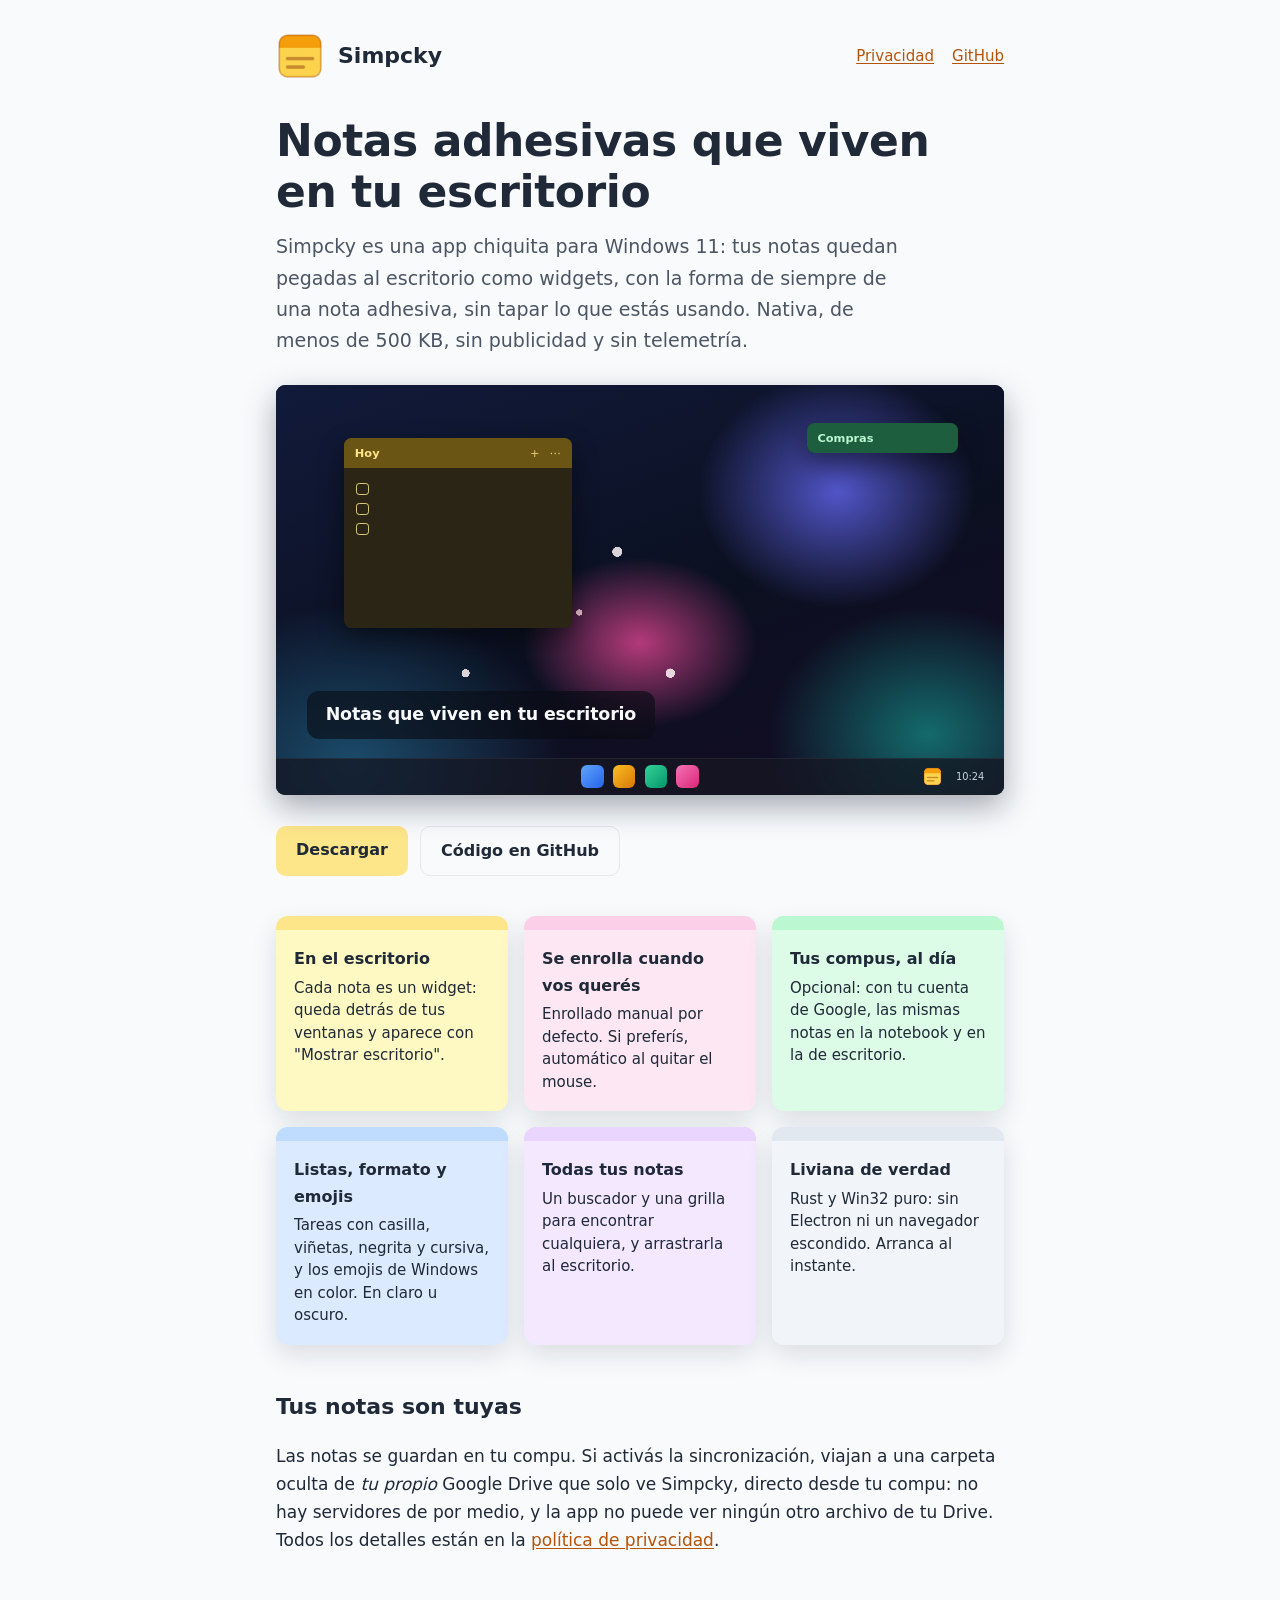
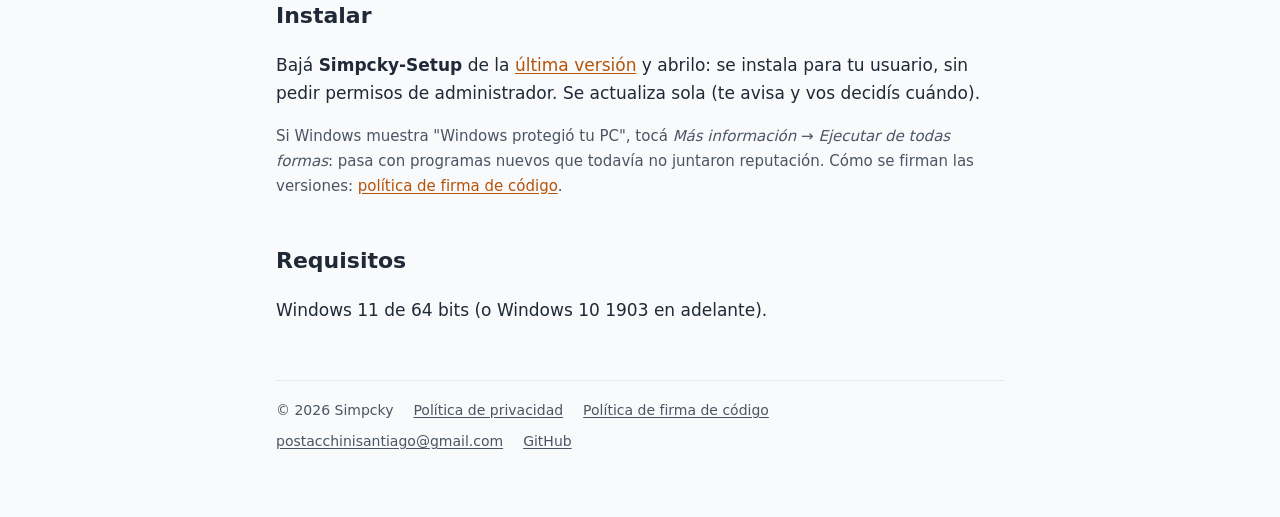
<file: docs/index.html>
<!doctype html>
<html lang="es">
<head>
<meta charset="utf-8">
<meta name="viewport" content="width=device-width, initial-scale=1">
<title>Simpcky — notas adhesivas para el escritorio de Windows</title>
<meta name="description" content="Notas adhesivas ultraligeras que viven en el escritorio de Windows 11, con sincronización opcional entre compus a través de tu Google Drive.">
<link rel="icon" type="image/png" href="assets/favicon.png">
<link rel="stylesheet" href="assets/estilo.css">
<link rel="stylesheet" href="assets/trailer.css">
</head>
<body>
<div class="wrap">

  <header class="site">
    <img src="assets/icono.png" alt="" width="48" height="48">
    <a class="brand" href="./">Simpcky</a>
    <nav>
      <a href="privacidad.html">Privacidad</a>
      <a data-gh="" href="https://github.com/">GitHub</a>
    </nav>
  </header>

  <main>
    <h1>Notas adhesivas que viven en tu escritorio</h1>
    <p class="lead">
      Simpcky es una app chiquita para Windows 11: tus notas quedan pegadas
      al escritorio como widgets, con la forma de siempre de una nota
      adhesiva, sin tapar lo que estás usando. Nativa, de menos de 500&nbsp;KB,
      sin publicidad y sin telemetría.
    </p>

    <figure class="trailer" role="img" aria-label="Tráiler de Simpcky, 15 segundos: una nota en el escritorio con una lista de tareas, formato y emojis; las notas se vuelven translúcidas, se enrollan solas y la que se abre pasa adelante; con Ctrl+Alt+N una nota aparece encima de otra aplicación.">
      <div class="stage" aria-hidden="true">
        <div class="wall"></div>

        <div class="n grn" id="t-n3"><div class="bar"><span>Compras</span></div></div>

        <div class="n" id="t-n1">
          <div class="bar"><span data-type="0.75 0.3">Hoy</span><span class="btns"><span>+</span><span>⋯</span></span></div>
          <div class="body">
            <p class="row r1"><i class="cb"></i><span class="txt" data-type="1.05 0.55">Llamar a Ana</span></p>
            <p class="row r2"><i class="cb"></i><span data-type="1.65 0.4">Pagar la </span><span class="w-luz" data-type="2.05 0.2">luz</span></p>
            <p class="row r3"><i class="cb"></i><span data-type="2.3 0.55">Comprar café</span><span class="emo">☕</span></p>
            <p class="row later"><span class="dot">•</span><span data-type="5.3 0.5">Turno con el dentista</span></p>
          </div>
        </div>

        <div class="n vio" id="t-n2">
          <div class="bar"><span>Ideas</span><span class="btns"><span>+</span><span>⋯</span></span></div>
          <div class="body">
            <p class="row"><span class="dot">•</span><span data-type="6.7 0.6">Tráiler de 15 segundos</span></p>
            <p class="row"><span class="dot">•</span><span data-type="7.3 0.5">Mostrar el vidrio ✨</span></p>
          </div>
        </div>

        <div class="appwin">
          <div class="top"><i></i><i></i><i></i><span>Correo — Bandeja de entrada</span></div>
          <div class="side"><b></b><b></b><b></b><b></b><b></b></div>
          <div class="main"><b></b><b></b><b></b><b></b><b></b><b></b><b></b></div>
        </div>

        <div class="fmt"><b>B</b><b>I</b><b>U</b><b>S</b></div>

        <div class="keys"><kbd>Ctrl</kbd><span>+</span><kbd>Alt</kbd><span>+</span><kbd>N</kbd></div>
        <div class="picker">
          <div class="q"><i class="lupa"></i><span class="typed" data-type="11.4 0.25">id</span></div>
          <div class="list">
            <div class="pr sel"><i style="background:#6b5514"></i><div><strong>Hoy</strong><small>Llamar a Ana · Pagar la luz</small></div></div>
            <div class="pr pr-ideas"><i style="background:#52307f"></i><div><strong>Ideas</strong><small>Tráiler de 15 segundos</small></div></div>
            <div class="pr"><i style="background:#1d5e3e"></i><div><strong>Compras</strong><small>Pan · Leche · Café</small></div></div>
          </div>
        </div>

        <div class="taskbar"><i></i><i></i><i></i><i></i><div class="tray"><img src="assets/icono.png" alt=""><span>10:24</span></div></div>

        <div class="cap k1">Notas que viven en tu escritorio</div>
        <div class="cap k2">Listas, formato y emojis</div>
        <div class="cap k3">Translúcidas<small>con el mod Translucent Windows de Windhawk</small></div>
        <div class="cap k4">Se enrollan solas<small>y la que abrís pasa adelante</small></div>
        <div class="cap k5">Ctrl + Alt + N<small>cualquier nota, al frente</small></div>

        <div class="ripple r1"></div>
        <div class="cur"><svg viewBox="0 0 24 24"><path d="M3 2l15 11.5-6.6.9 3.9 7.6-2.9 1.4-3.8-7.7L3 20z" fill="#fff" stroke="#111" stroke-width="1.3" stroke-linejoin="round"/></svg></div>

        <div class="outro">
          <img src="assets/icono.png" alt="">
          <h3>Simpcky</h3>
          <p>Notas adhesivas para Windows 11</p>
          <ul><li>Gratis</li><li>Nativa, menos de 500 KB</li><li>Sin telemetría</li><li>Sincroniza con tu Drive</li></ul>
        </div>
        <div class="fade"></div>
      </div>
      <button class="toggle" type="button" aria-label="Pausar el tráiler"></button>
    </figure>

    <div class="actions">
      <a class="button" data-gh="/releases/latest" href="https://github.com/">Descargar</a>
      <a class="button secondary" data-gh="" href="https://github.com/">Código en GitHub</a>
    </div>

    <div class="grid">
      <div class="note"><div class="bar"></div><div class="body">
        <h3>En el escritorio</h3>
        <p>Cada nota es un widget: queda detrás de tus ventanas y aparece con "Mostrar escritorio".</p>
      </div></div>
      <div class="note pink"><div class="bar"></div><div class="body">
        <h3>Se enrolla cuando vos querés</h3>
        <p>Enrollado manual por defecto. Si preferís, automático al quitar el mouse.</p>
      </div></div>
      <div class="note green"><div class="bar"></div><div class="body">
        <h3>Tus compus, al día</h3>
        <p>Opcional: con tu cuenta de Google, las mismas notas en la notebook y en la de escritorio.</p>
      </div></div>
      <div class="note blue"><div class="bar"></div><div class="body">
        <h3>Listas, formato y emojis</h3>
        <p>Tareas con casilla, viñetas, negrita y cursiva, y los emojis de Windows en color. En claro u oscuro.</p>
      </div></div>
      <div class="note violet"><div class="bar"></div><div class="body">
        <h3>Todas tus notas</h3>
        <p>Un buscador y una grilla para encontrar cualquiera, y arrastrarla al escritorio.</p>
      </div></div>
      <div class="note slate"><div class="bar"></div><div class="body">
        <h3>Liviana de verdad</h3>
        <p>Rust y Win32 puro: sin Electron ni un navegador escondido. Arranca al instante.</p>
      </div></div>
    </div>

    <h2>Tus notas son tuyas</h2>
    <p>
      Las notas se guardan en tu compu. Si activás la sincronización, viajan
      a una carpeta oculta de <em>tu propio</em> Google Drive que solo ve
      Simpcky, directo desde tu compu: no hay servidores de por medio, y la
      app no puede ver ningún otro archivo de tu Drive.
      Todos los detalles están en la <a href="privacidad.html">política de privacidad</a>.
    </p>

    <h2>Instalar</h2>
    <p>
      Bajá <strong>Simpcky-Setup</strong> de la
      <a data-gh="/releases/latest" href="https://github.com/">última versión</a>
      y abrilo: se instala para tu usuario, sin pedir permisos de
      administrador. Se actualiza sola (te avisa y vos decidís cuándo).
    </p>
    <p class="meta">
      Si Windows muestra "Windows protegió tu PC", tocá <em>Más información</em> →
      <em>Ejecutar de todas formas</em>: pasa con programas nuevos que todavía
      no juntaron reputación. Cómo se firman las versiones:
      <a href="firma.html">política de firma de código</a>.
    </p>

    <h2>Requisitos</h2>
    <p>Windows 11 de 64 bits (o Windows 10 1903 en adelante).</p>
  </main>

  <footer class="site">
    <span>© 2026 Simpcky</span>
    <a href="privacidad.html">Política de privacidad</a>
    <a href="firma.html">Política de firma de código</a>
    <a href="mailto:postacchinisantiago@gmail.com">postacchinisantiago@gmail.com</a>
    <a data-gh="" href="https://github.com/">GitHub</a>
  </footer>

</div>
<script>
  // En GitHub Pages la dirección es USUARIO.github.io/simpcky/: de ahí
  // salen los enlaces al repositorio, sin escribir el usuario a mano.
  (function () {
    var m = /^([^.]+)\.github\.io$/.exec(location.hostname);
    if (!m) return;
    var repo = 'https://github.com/' + m[1] + '/' + (location.pathname.split('/')[1] || 'simpcky');
    document.querySelectorAll('[data-gh]').forEach(function (a) {
      a.href = repo + a.getAttribute('data-gh');
    });
  })();
</script>
<script src="assets/trailer.js"></script>
</body>
</html>
</file>
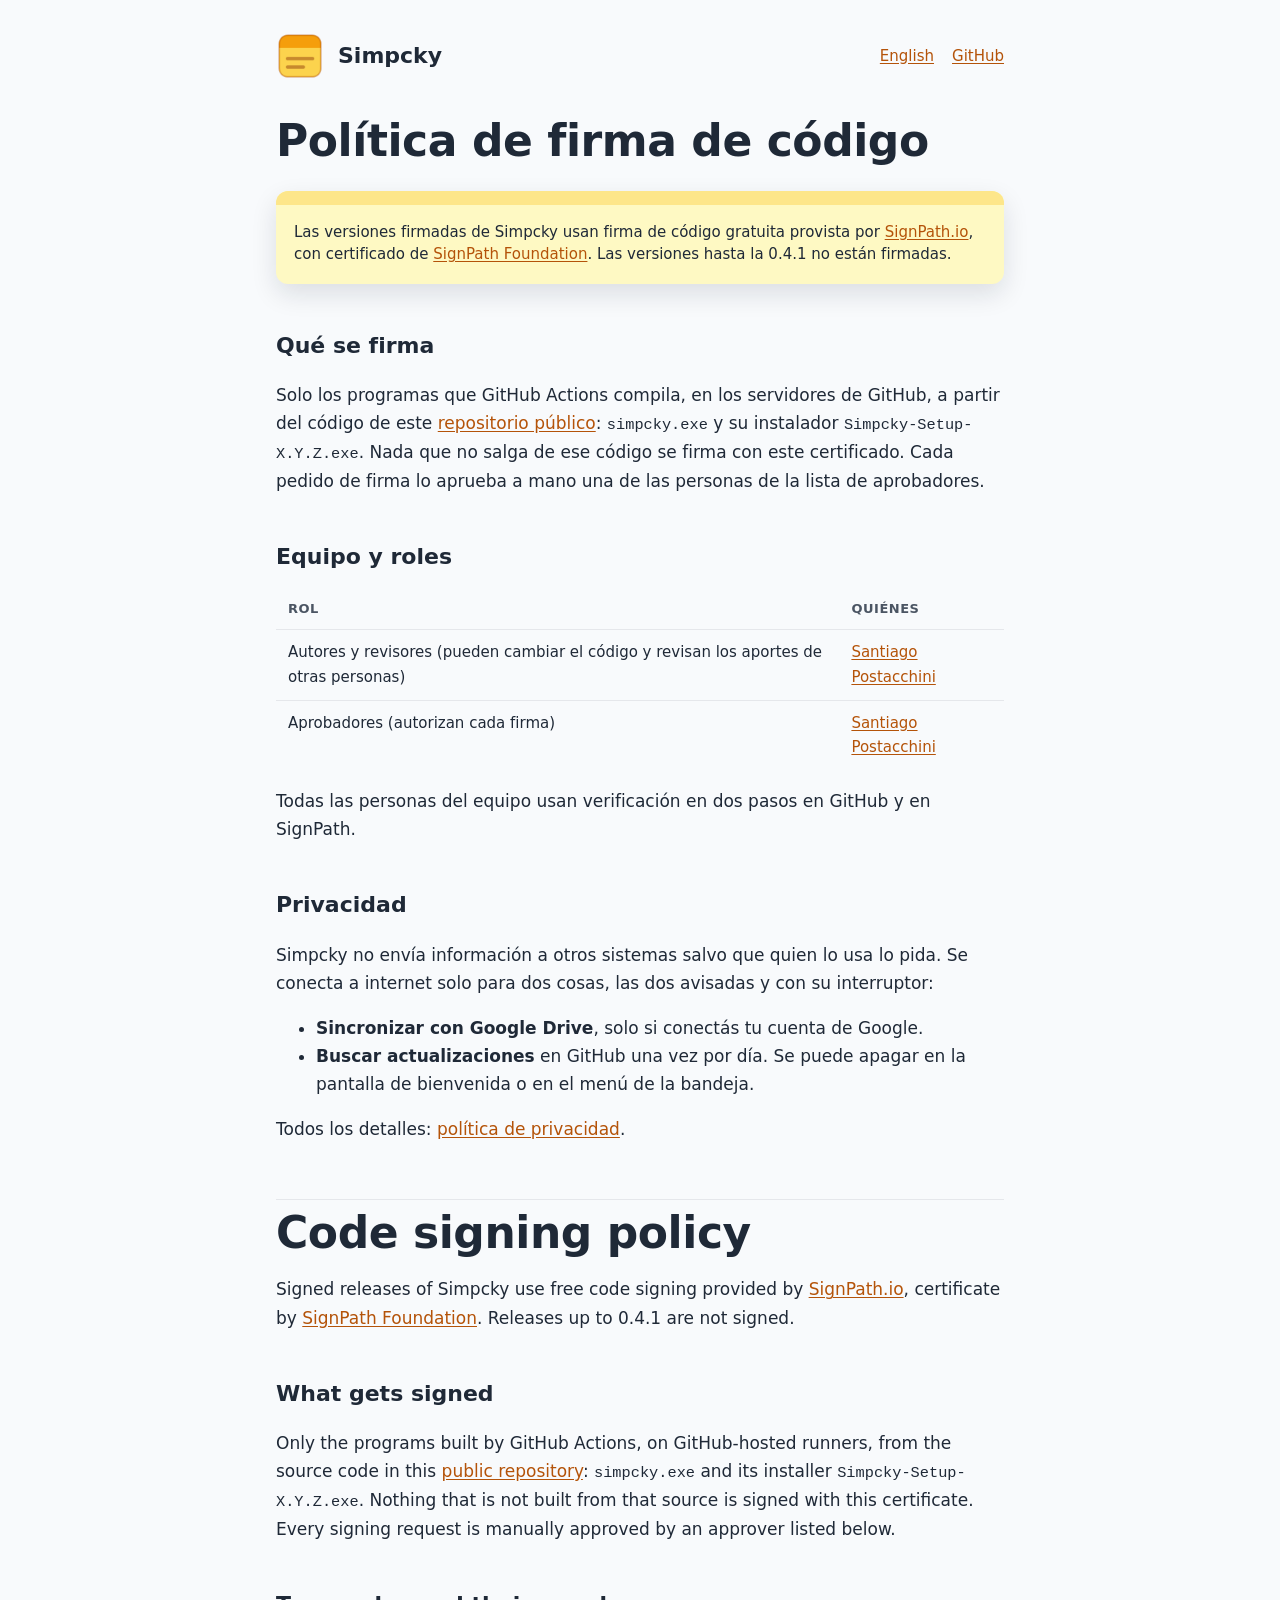
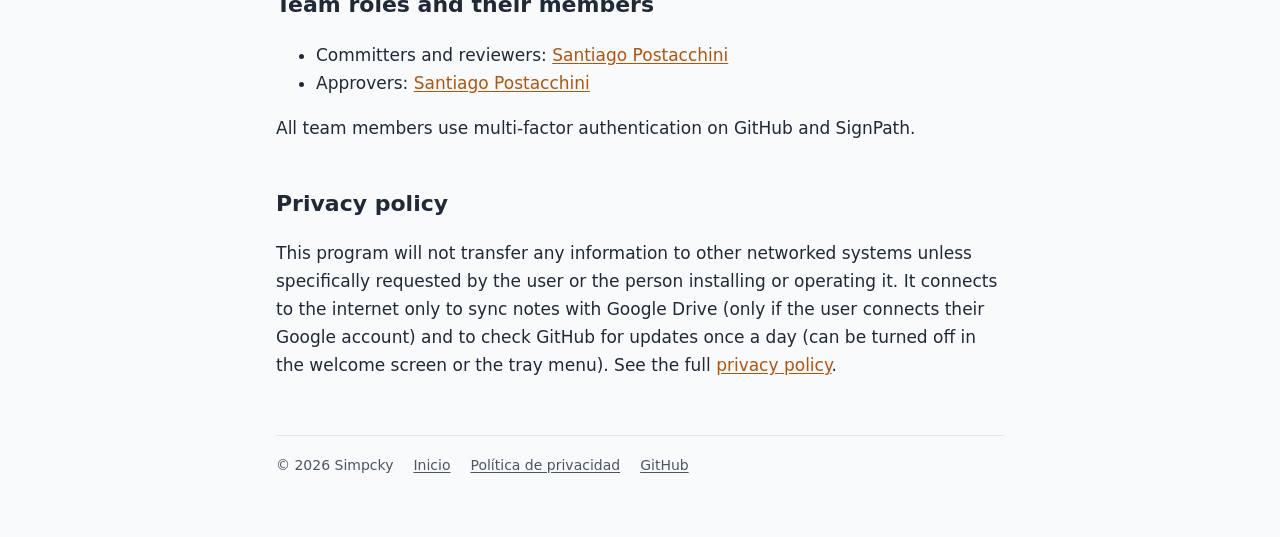
<file: docs/firma.html>
<!doctype html>
<html lang="es">
<head>
<meta charset="utf-8">
<meta name="viewport" content="width=device-width, initial-scale=1">
<title>Política de firma de código — Simpcky</title>
<meta name="description" content="Cómo se firman los programas de Simpcky, quién aprueba cada firma y a qué se conecta la app.">
<link rel="icon" type="image/png" href="assets/favicon.png">
<link rel="stylesheet" href="assets/estilo.css">
</head>
<body>
<div class="wrap">

  <header class="site">
    <img src="assets/icono.png" alt="" width="48" height="48">
    <a class="brand" href="./">Simpcky</a>
    <nav>
      <a href="#english">English</a>
      <a data-gh="" href="https://github.com/">GitHub</a>
    </nav>
  </header>

  <main>
    <h1>Política de firma de código</h1>

    <div class="note" style="margin: 24px 0 8px"><div class="bar"></div><div class="body">
      <p>
        Las versiones firmadas de Simpcky usan firma de código gratuita
        provista por <a href="https://about.signpath.io/">SignPath.io</a>,
        con certificado de <a href="https://signpath.org/">SignPath Foundation</a>.
        Las versiones hasta la 0.4.1 no están firmadas.
      </p>
    </div></div>

    <h2>Qué se firma</h2>
    <p>
      Solo los programas que GitHub Actions compila, en los servidores de
      GitHub, a partir del código de este
      <a data-gh="" href="https://github.com/">repositorio público</a>:
      <code>simpcky.exe</code> y su instalador <code>Simpcky-Setup-X.Y.Z.exe</code>.
      Nada que no salga de ese código se firma con este certificado. Cada
      pedido de firma lo aprueba a mano una de las personas de la lista de
      aprobadores.
    </p>

    <h2>Equipo y roles</h2>
    <table>
      <thead><tr><th>Rol</th><th>Quiénes</th></tr></thead>
      <tbody>
        <tr><td>Autores y revisores (pueden cambiar el código y revisan los aportes de otras personas)</td><td><a href="https://github.com/santiagoPostacchini">Santiago Postacchini</a></td></tr>
        <tr><td>Aprobadores (autorizan cada firma)</td><td><a href="https://github.com/santiagoPostacchini">Santiago Postacchini</a></td></tr>
      </tbody>
    </table>
    <p>Todas las personas del equipo usan verificación en dos pasos en GitHub y en SignPath.</p>

    <h2>Privacidad</h2>
    <p>
      Simpcky no envía información a otros sistemas salvo que quien lo usa
      lo pida. Se conecta a internet solo para dos cosas, las dos
      avisadas y con su interruptor:
    </p>
    <ul>
      <li><strong>Sincronizar con Google Drive</strong>, solo si conectás tu cuenta de Google.</li>
      <li><strong>Buscar actualizaciones</strong> en GitHub una vez por día. Se puede apagar en la pantalla de bienvenida o en el menú de la bandeja.</li>
    </ul>
    <p>Todos los detalles: <a href="privacidad.html">política de privacidad</a>.</p>

    <hr style="border: none; border-top: 1px solid var(--line); margin: 56px 0 8px">

    <section id="english" lang="en">
      <h1>Code signing policy</h1>
      <p>
        Signed releases of Simpcky use free code signing provided by
        <a href="https://about.signpath.io/">SignPath.io</a>, certificate by
        <a href="https://signpath.org/">SignPath Foundation</a>.
        Releases up to 0.4.1 are not signed.
      </p>

      <h2>What gets signed</h2>
      <p>
        Only the programs built by GitHub Actions, on GitHub-hosted runners,
        from the source code in this
        <a data-gh="" href="https://github.com/">public repository</a>:
        <code>simpcky.exe</code> and its installer
        <code>Simpcky-Setup-X.Y.Z.exe</code>. Nothing that is not built from
        that source is signed with this certificate. Every signing request is
        manually approved by an approver listed below.
      </p>

      <h2>Team roles and their members</h2>
      <ul>
        <li>Committers and reviewers: <a href="https://github.com/santiagoPostacchini">Santiago Postacchini</a></li>
        <li>Approvers: <a href="https://github.com/santiagoPostacchini">Santiago Postacchini</a></li>
      </ul>
      <p>All team members use multi-factor authentication on GitHub and SignPath.</p>

      <h2>Privacy policy</h2>
      <p>
        This program will not transfer any information to other networked
        systems unless specifically requested by the user or the person
        installing or operating it. It connects to the internet only to
        sync notes with Google Drive (only if the user connects their Google
        account) and to check GitHub for updates once a day (can be turned off
        in the welcome screen or the tray menu). See the full
        <a href="privacidad.html#english">privacy policy</a>.
      </p>
    </section>
  </main>

  <footer class="site">
    <span>© 2026 Simpcky</span>
    <a href="./">Inicio</a>
    <a href="privacidad.html">Política de privacidad</a>
    <a data-gh="" href="https://github.com/">GitHub</a>
  </footer>

</div>
<script>
  // Enlaces al repositorio a partir de USUARIO.github.io (ver index.html).
  (function () {
    var m = /^([^.]+)\.github\.io$/.exec(location.hostname);
    if (!m) return;
    var repo = 'https://github.com/' + m[1] + '/' + (location.pathname.split('/')[1] || 'simpcky');
    document.querySelectorAll('[data-gh]').forEach(function (a) {
      a.href = repo + a.getAttribute('data-gh');
    });
  })();
</script>
</body>
</html>
</file>
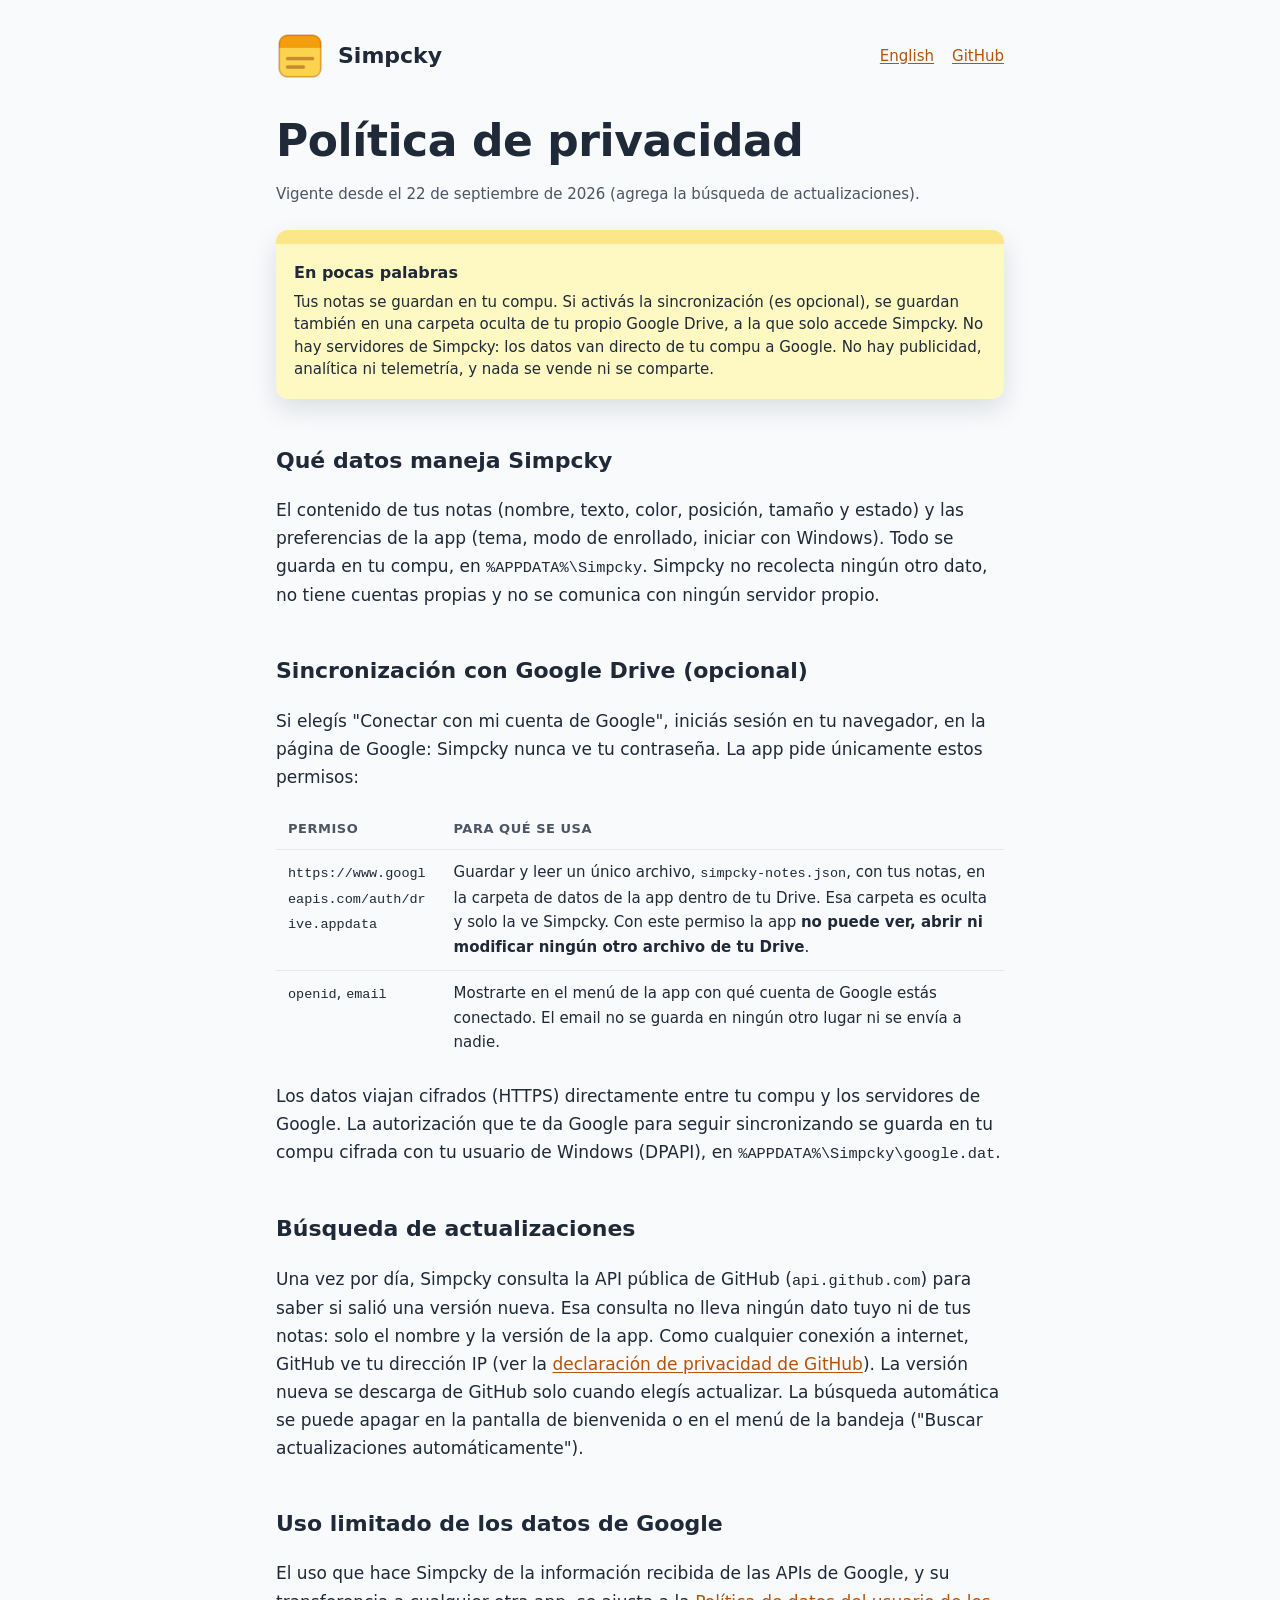
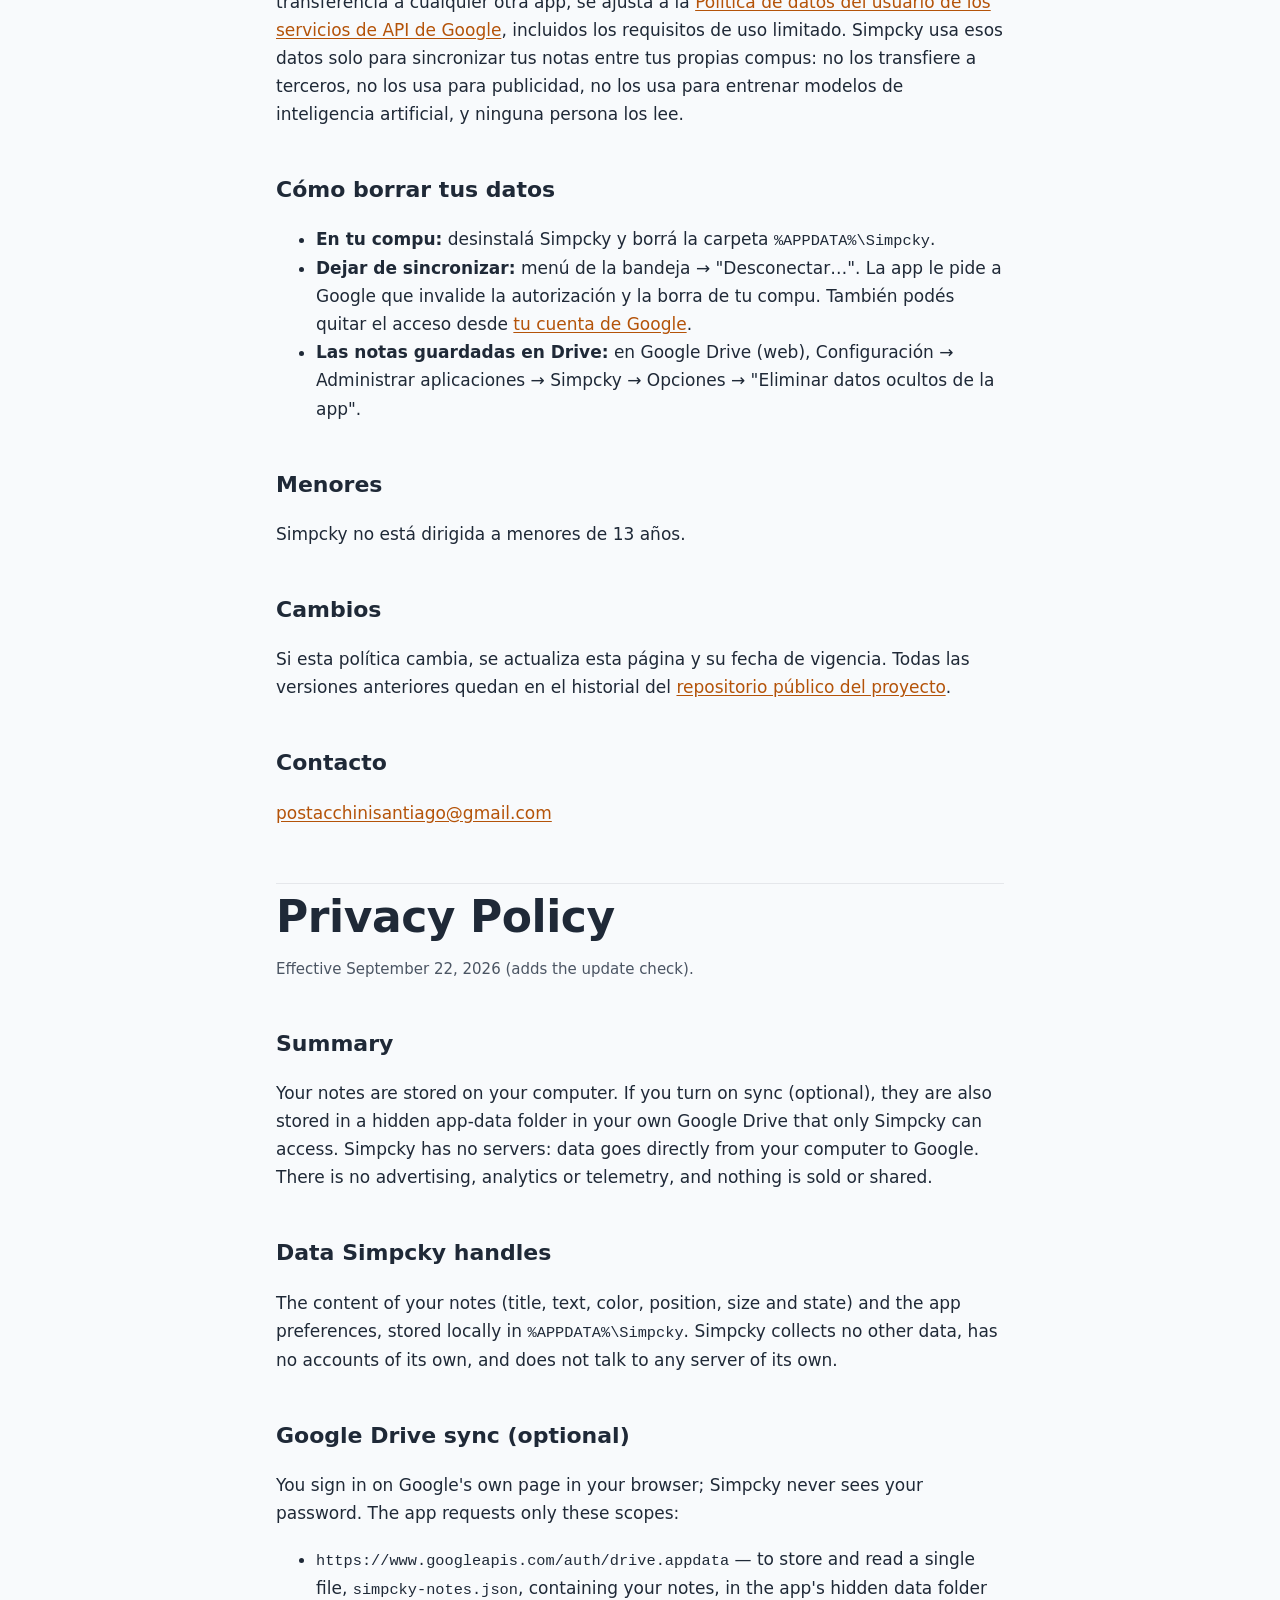
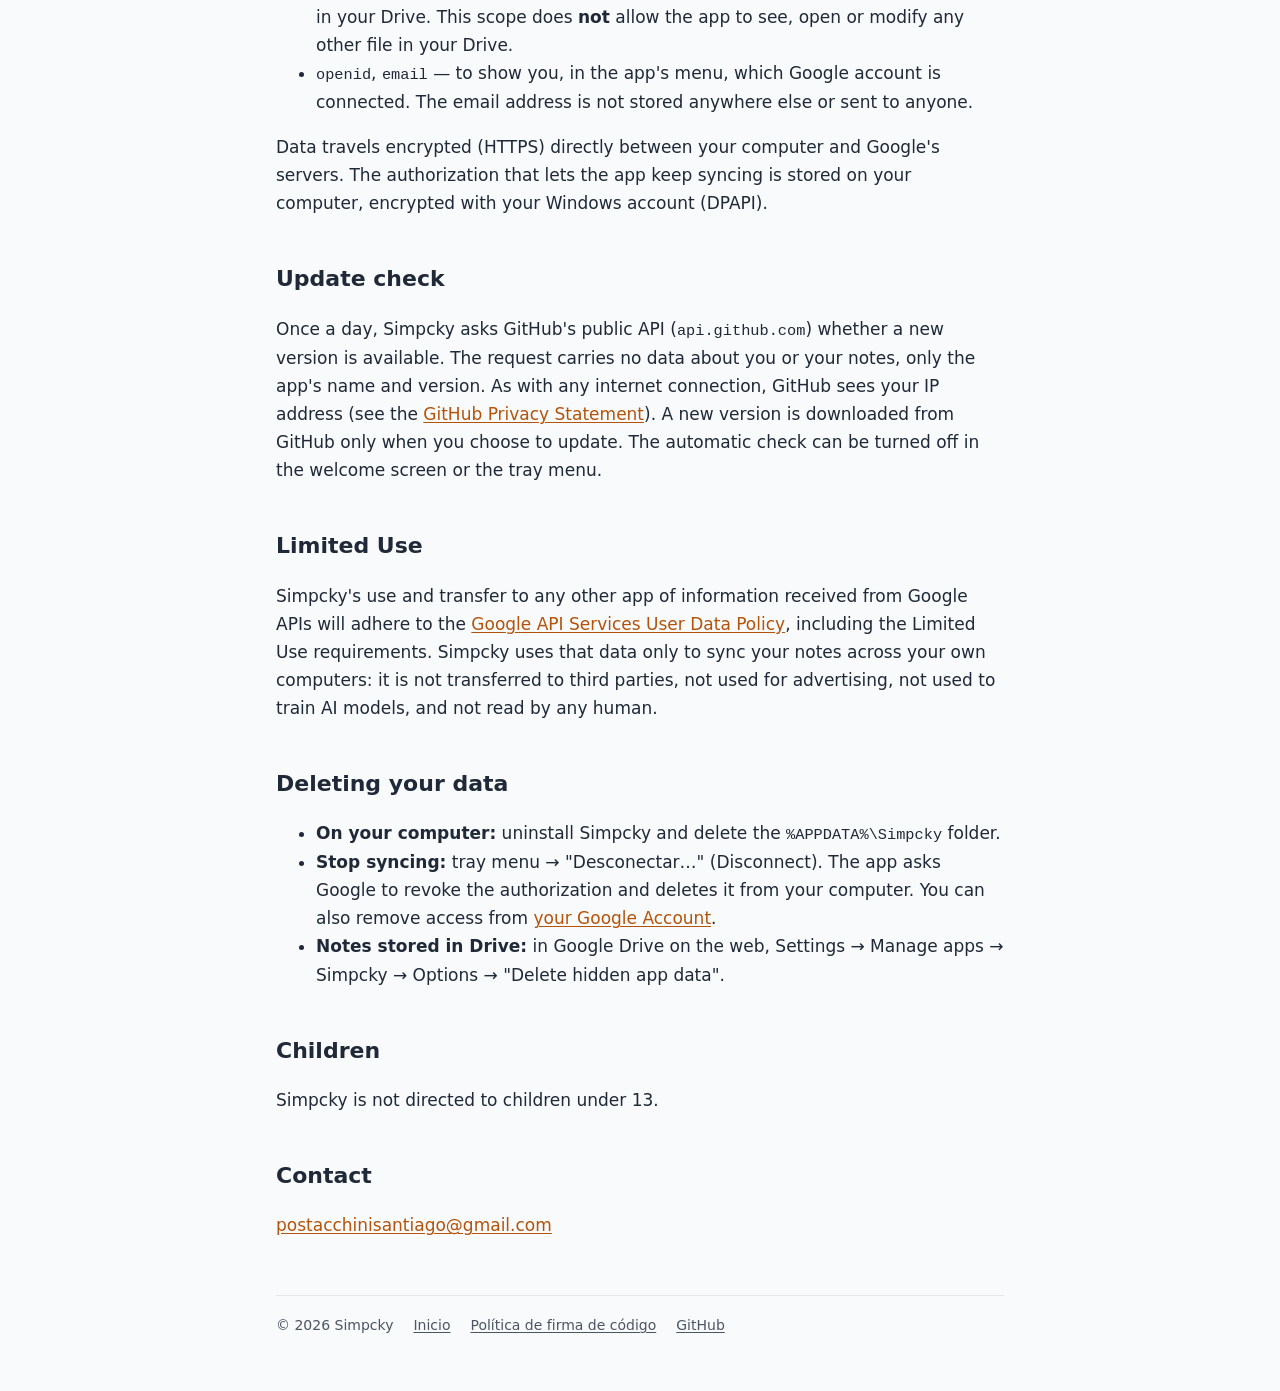
<file: docs/privacidad.html>
<!doctype html>
<html lang="es">
<head>
<meta charset="utf-8">
<meta name="viewport" content="width=device-width, initial-scale=1">
<title>Política de privacidad — Simpcky</title>
<meta name="description" content="Qué datos maneja Simpcky, qué hace con tu cuenta de Google si activás la sincronización, y cómo borrarlos.">
<link rel="icon" type="image/png" href="assets/favicon.png">
<link rel="stylesheet" href="assets/estilo.css">
</head>
<body>
<div class="wrap">

  <header class="site">
    <img src="assets/icono.png" alt="" width="48" height="48">
    <a class="brand" href="./">Simpcky</a>
    <nav>
      <a href="#english">English</a>
      <a data-gh="" href="https://github.com/">GitHub</a>
    </nav>
  </header>

  <main>
    <h1>Política de privacidad</h1>
    <p class="meta">Vigente desde el 22 de septiembre de 2026 (agrega la búsqueda de actualizaciones).</p>

    <div class="note" style="margin: 24px 0 8px"><div class="bar"></div><div class="body">
      <h3>En pocas palabras</h3>
      <p>
        Tus notas se guardan en tu compu. Si activás la sincronización (es
        opcional), se guardan también en una carpeta oculta de tu propio
        Google Drive, a la que solo accede Simpcky. No hay servidores de
        Simpcky: los datos van directo de tu compu a Google. No hay
        publicidad, analítica ni telemetría, y nada se vende ni se comparte.
      </p>
    </div></div>

    <h2>Qué datos maneja Simpcky</h2>
    <p>
      El contenido de tus notas (nombre, texto, color, posición, tamaño y
      estado) y las preferencias de la app (tema, modo de enrollado,
      iniciar con Windows). Todo se guarda en tu compu, en
      <code>%APPDATA%\Simpcky</code>. Simpcky no recolecta ningún otro
      dato, no tiene cuentas propias y no se comunica con ningún servidor
      propio.
    </p>

    <h2>Sincronización con Google Drive (opcional)</h2>
    <p>
      Si elegís "Conectar con mi cuenta de Google", iniciás sesión en tu
      navegador, en la página de Google: Simpcky nunca ve tu contraseña.
      La app pide únicamente estos permisos:
    </p>
    <table>
      <thead><tr><th>Permiso</th><th>Para qué se usa</th></tr></thead>
      <tbody>
        <tr>
          <td><code>https://www.googleapis.com/auth/drive.appdata</code></td>
          <td>
            Guardar y leer un único archivo, <code>simpcky-notes.json</code>,
            con tus notas, en la carpeta de datos de la app dentro de tu Drive.
            Esa carpeta es oculta y solo la ve Simpcky. Con este permiso la app
            <strong>no puede ver, abrir ni modificar ningún otro archivo de tu
            Drive</strong>.
          </td>
        </tr>
        <tr>
          <td><code>openid</code>, <code>email</code></td>
          <td>Mostrarte en el menú de la app con qué cuenta de Google estás conectado. El email no se guarda en ningún otro lugar ni se envía a nadie.</td>
        </tr>
      </tbody>
    </table>
    <p>
      Los datos viajan cifrados (HTTPS) directamente entre tu compu y los
      servidores de Google. La autorización que te da Google para seguir
      sincronizando se guarda en tu compu cifrada con tu usuario de Windows
      (DPAPI), en <code>%APPDATA%\Simpcky\google.dat</code>.
    </p>

    <h2>Búsqueda de actualizaciones</h2>
    <p>
      Una vez por día, Simpcky consulta la API pública de GitHub (<code>api.github.com</code>) para
      saber si salió una versión nueva. Esa consulta no lleva ningún dato
      tuyo ni de tus notas: solo el nombre y la versión de la app. Como
      cualquier conexión a internet, GitHub ve tu dirección IP (ver la
      <a href="https://docs.github.com/es/site-policy/privacy-policies/github-general-privacy-statement">declaración de privacidad de GitHub</a>).
      La versión nueva se descarga de GitHub solo cuando elegís
      actualizar. La búsqueda automática se puede apagar en la pantalla de
      bienvenida o en el menú de la bandeja ("Buscar actualizaciones
      automáticamente").
    </p>

    <h2>Uso limitado de los datos de Google</h2>
    <p>
      El uso que hace Simpcky de la información recibida de las APIs de
      Google, y su transferencia a cualquier otra app, se ajusta a la
      <a href="https://developers.google.com/terms/api-services-user-data-policy">Política de datos del usuario de los servicios de API de Google</a>,
      incluidos los requisitos de uso limitado. Simpcky usa esos datos solo
      para sincronizar tus notas entre tus propias compus: no los transfiere
      a terceros, no los usa para publicidad, no los usa para entrenar
      modelos de inteligencia artificial, y ninguna persona los lee.
    </p>

    <h2>Cómo borrar tus datos</h2>
    <ul>
      <li><strong>En tu compu:</strong> desinstalá Simpcky y borrá la carpeta <code>%APPDATA%\Simpcky</code>.</li>
      <li><strong>Dejar de sincronizar:</strong> menú de la bandeja → "Desconectar…". La app le pide a Google que invalide la autorización y la borra de tu compu. También podés quitar el acceso desde <a href="https://myaccount.google.com/connections">tu cuenta de Google</a>.</li>
      <li><strong>Las notas guardadas en Drive:</strong> en Google Drive (web), Configuración → Administrar aplicaciones → Simpcky → Opciones → "Eliminar datos ocultos de la app".</li>
    </ul>

    <h2>Menores</h2>
    <p>Simpcky no está dirigida a menores de 13 años.</p>

    <h2>Cambios</h2>
    <p>
      Si esta política cambia, se actualiza esta página y su fecha de
      vigencia. Todas las versiones anteriores quedan en el historial del
      <a data-gh="/blob/HEAD/docs/privacidad.html" href="https://github.com/">repositorio público del proyecto</a>.
    </p>

    <h2>Contacto</h2>
    <p><a href="mailto:postacchinisantiago@gmail.com">postacchinisantiago@gmail.com</a></p>

    <hr style="border: none; border-top: 1px solid var(--line); margin: 56px 0 8px">

    <section id="english" lang="en">
      <h1>Privacy Policy</h1>
      <p class="meta">Effective September 22, 2026 (adds the update check).</p>

      <h2>Summary</h2>
      <p>
        Your notes are stored on your computer. If you turn on sync (optional),
        they are also stored in a hidden app-data folder in your own Google
        Drive that only Simpcky can access. Simpcky has no servers: data goes
        directly from your computer to Google. There is no advertising,
        analytics or telemetry, and nothing is sold or shared.
      </p>

      <h2>Data Simpcky handles</h2>
      <p>
        The content of your notes (title, text, color, position, size and
        state) and the app preferences, stored locally in
        <code>%APPDATA%\Simpcky</code>. Simpcky collects no other data, has no
        accounts of its own, and does not talk to any server of its own.
      </p>

      <h2>Google Drive sync (optional)</h2>
      <p>
        You sign in on Google's own page in your browser; Simpcky never sees
        your password. The app requests only these scopes:
      </p>
      <ul>
        <li>
          <code>https://www.googleapis.com/auth/drive.appdata</code> — to store
          and read a single file, <code>simpcky-notes.json</code>, containing
          your notes, in the app's hidden data folder in your Drive. This scope
          does <strong>not</strong> allow the app to see, open or modify any
          other file in your Drive.
        </li>
        <li>
          <code>openid</code>, <code>email</code> — to show you, in the app's
          menu, which Google account is connected. The email address is not
          stored anywhere else or sent to anyone.
        </li>
      </ul>
      <p>
        Data travels encrypted (HTTPS) directly between your computer and
        Google's servers. The authorization that lets the app keep syncing is
        stored on your computer, encrypted with your Windows account (DPAPI).
      </p>

      <h2>Update check</h2>
      <p>
        Once a day, Simpcky asks
        GitHub's public API (<code>api.github.com</code>) whether a new
        version is available. The request carries no data about you or your
        notes, only the app's name and version. As with any internet
        connection, GitHub sees your IP address (see the
        <a href="https://docs.github.com/en/site-policy/privacy-policies/github-general-privacy-statement">GitHub Privacy Statement</a>).
        A new version is downloaded from GitHub only when you choose to
        update. The automatic check can be turned off in the welcome screen or
        the tray menu.
      </p>

      <h2>Limited Use</h2>
      <p>
        Simpcky's use and transfer to any other app of information received
        from Google APIs will adhere to the
        <a href="https://developers.google.com/terms/api-services-user-data-policy">Google API Services User Data Policy</a>,
        including the Limited Use requirements. Simpcky uses that data only to
        sync your notes across your own computers: it is not transferred to
        third parties, not used for advertising, not used to train AI models,
        and not read by any human.
      </p>

      <h2>Deleting your data</h2>
      <ul>
        <li><strong>On your computer:</strong> uninstall Simpcky and delete the <code>%APPDATA%\Simpcky</code> folder.</li>
        <li><strong>Stop syncing:</strong> tray menu → "Desconectar…" (Disconnect). The app asks Google to revoke the authorization and deletes it from your computer. You can also remove access from <a href="https://myaccount.google.com/connections">your Google Account</a>.</li>
        <li><strong>Notes stored in Drive:</strong> in Google Drive on the web, Settings → Manage apps → Simpcky → Options → "Delete hidden app data".</li>
      </ul>

      <h2>Children</h2>
      <p>Simpcky is not directed to children under 13.</p>

      <h2>Contact</h2>
      <p><a href="mailto:postacchinisantiago@gmail.com">postacchinisantiago@gmail.com</a></p>
    </section>
  </main>

  <footer class="site">
    <span>© 2026 Simpcky</span>
    <a href="./">Inicio</a>
    <a href="firma.html">Política de firma de código</a>
    <a data-gh="" href="https://github.com/">GitHub</a>
  </footer>

</div>
<script>
  // Enlaces al repositorio a partir de USUARIO.github.io (ver index.html).
  (function () {
    var m = /^([^.]+)\.github\.io$/.exec(location.hostname);
    if (!m) return;
    var repo = 'https://github.com/' + m[1] + '/' + (location.pathname.split('/')[1] || 'simpcky');
    document.querySelectorAll('[data-gh]').forEach(function (a) {
      a.href = repo + a.getAttribute('data-gh');
    });
  })();
</script>
</body>
</html>
</file>
<file: docs/assets/estilo.css>
/* Sitio de Simpcky (GitHub Pages). Misma paleta que las notas. */

:root {
  color-scheme: light dark;
  --bg: #f8fafc;
  --text: #1f2937;
  --muted: #4b5563;
  --line: #e5e7eb;
  --link: #b45309;
  --card: #ffffff;
  /* paleta de las notas: encabezado / cuerpo */
  --y-h: #fde68a; --y-b: #fef9c3;
  --p-h: #fbcfe8; --p-b: #fce7f3;
  --g-h: #bbf7d0; --g-b: #dcfce7;
  --b-h: #bfdbfe; --b-b: #dbeafe;
  --v-h: #e9d5ff; --v-b: #f3e8ff;
  --s-h: #e2e8f0; --s-b: #f1f5f9;
  --note-text: #1f2937;
}

@media (prefers-color-scheme: dark) {
  :root {
    --bg: #1f2023;
    --text: #e5e7eb;
    --muted: #9ca3af;
    --line: #2c2e33;
    --link: #fcd34d;
    --card: #26282c;
    --y-h: #6b5514; --y-b: #2a2515;
    --p-h: #74284f; --p-b: #2b1822;
    --g-h: #1d5e3e; --g-b: #15261c;
    --b-h: #234a80; --b-b: #151f30;
    --v-h: #52307f; --v-b: #201830;
    --s-h: #3e4652; --s-b: #1e2227;
    --note-text: #e5e7eb;
  }
}

* { box-sizing: border-box; }

body {
  margin: 0;
  background: var(--bg);
  color: var(--text);
  font: 17px/1.65 "Segoe UI Variable", "Segoe UI", system-ui, -apple-system, sans-serif;
}

.wrap { max-width: 760px; margin: 0 auto; padding: 32px 16px 64px; }

a { color: var(--link); text-underline-offset: 2px; }

header.site {
  display: flex;
  align-items: center;
  gap: 14px;
  margin-bottom: 36px;
}
header.site img { width: 48px; height: 48px; }
header.site a.brand { color: var(--text); text-decoration: none; font-size: 22px; font-weight: 700; }
header.site nav { margin-left: auto; display: flex; gap: 18px; font-size: 15px; }

h1 { font-size: clamp(30px, 6vw, 44px); line-height: 1.15; margin: 0 0 14px; letter-spacing: -0.01em; }
h2 { font-size: 22px; margin: 44px 0 10px; }
h3 { font-size: 18px; margin: 28px 0 6px; }
p, li { color: var(--text); }
.lead { font-size: 19px; color: var(--muted); margin: 0 0 28px; max-width: 34em; }

/* Una nota adhesiva: franja de encabezado + cuerpo */
.note {
  border-radius: 12px;
  overflow: hidden;
  color: var(--note-text);
  background: var(--y-b);
  box-shadow: 0 10px 26px rgba(15, 23, 42, 0.12);
}
.note > .bar { height: 14px; background: var(--y-h); }
.note > .body { padding: 16px 18px 18px; }
.note h3 { margin: 0 0 4px; font-size: 16px; }
.note p { margin: 0; font-size: 15px; line-height: 1.5; color: inherit; }

.note.pink { background: var(--p-b); } .note.pink > .bar { background: var(--p-h); }
.note.green { background: var(--g-b); } .note.green > .bar { background: var(--g-h); }
.note.blue { background: var(--b-b); } .note.blue > .bar { background: var(--b-h); }
.note.violet { background: var(--v-b); } .note.violet > .bar { background: var(--v-h); }
.note.slate { background: var(--s-b); } .note.slate > .bar { background: var(--s-h); }

.grid {
  display: grid;
  grid-template-columns: repeat(auto-fill, minmax(220px, 1fr));
  gap: 16px;
  margin: 8px 0 12px;
}

.actions { display: flex; flex-wrap: wrap; gap: 12px; margin: 0 0 40px; }
.button {
  display: inline-block;
  padding: 11px 20px;
  border-radius: 10px;
  font-weight: 600;
  font-size: 16px;
  text-decoration: none;
  background: var(--y-h);
  color: var(--note-text);
}
.button.secondary { background: transparent; color: var(--text); border: 1px solid var(--line); }

table { width: 100%; border-collapse: collapse; margin: 12px 0 8px; font-size: 15px; }
th, td { text-align: left; vertical-align: top; padding: 10px 12px; border-top: 1px solid var(--line); }
th { font-size: 13px; text-transform: uppercase; letter-spacing: 0.04em; color: var(--muted); border-top: none; }
code { font-family: Consolas, "Cascadia Mono", monospace; font-size: 0.9em; overflow-wrap: anywhere; }

.meta { color: var(--muted); font-size: 15px; }

footer.site {
  margin-top: 56px;
  padding-top: 18px;
  border-top: 1px solid var(--line);
  font-size: 14px;
  color: var(--muted);
  display: flex;
  flex-wrap: wrap;
  gap: 8px 20px;
}
footer.site a { color: var(--muted); }

@media (max-width: 520px) {
  header.site { flex-wrap: wrap; }
  header.site nav { margin-left: 0; width: 100%; }
}
</file>
<file: docs/assets/trailer.css>
/* Tráiler de 15 s de la página (ver trailer.js). Todo se mide en "em":
   1em = 1/96 del ancho del cuadro, o sea 10 px en un cuadro de 960 px,
   así se escala entero con el ancho de la página. Siempre oscuro: es un
   escritorio de Windows. */

.trailer {
  margin: 0 0 32px;
  position: relative;
  container-type: inline-size;
}

.trailer .stage {
  position: relative;
  aspect-ratio: 16 / 9;
  overflow: hidden;
  border-radius: 1.2em;
  font-size: 7.9px; /* sin unidades de contenedor */
  font-size: calc(100cqw / 96);
  font-family: "Segoe UI Variable", "Segoe UI", system-ui, sans-serif;
  color: #e5e7eb;
  background: #0b1020;
  box-shadow: 0 1.6em 4em rgba(15, 23, 42, 0.35);
  isolation: isolate;
  user-select: none;
}

.trailer .stage * { box-sizing: border-box; }

/* Mientras se reinicia la vuelta: sin transiciones ni animaciones. */
.trailer .stage.reset *,
.trailer .stage.still * { transition: none !important; animation: none !important; }

/* ---------- Fondo de pantalla ---------- */
.trailer .wall {
  position: absolute; inset: 0; z-index: 0;
  background:
    radial-gradient(18em 18em at 24em 20em, rgba(255, 128, 92, 0.95), transparent 70%),
    radial-gradient(22em 16em at 48em 34em, rgba(236, 72, 153, 0.75), transparent 70%),
    radial-gradient(26em 22em at 74em 14em, rgba(99, 102, 241, 0.8), transparent 70%),
    radial-gradient(30em 24em at 86em 46em, rgba(20, 184, 166, 0.55), transparent 70%),
    radial-gradient(40em 30em at 10em 50em, rgba(56, 189, 248, 0.35), transparent 70%),
    linear-gradient(160deg, #111a3a, #0b1020 55%, #150b26);
}
.trailer .wall::after { /* flores sueltas: algo que se vea a través del vidrio */
  content: ""; position: absolute; inset: 0;
  background:
    radial-gradient(1.4em 1.4em at 30em 12em, #fff5f7 40%, transparent 42%),
    radial-gradient(1.1em 1.1em at 34em 15em, #ffe4ec 40%, transparent 42%),
    radial-gradient(1.6em 1.6em at 45em 22em, #fff5f7 40%, transparent 42%),
    radial-gradient(1.2em 1.2em at 18em 30em, #ffe4ec 40%, transparent 42%),
    radial-gradient(1.5em 1.5em at 52em 38em, #fff5f7 40%, transparent 42%),
    radial-gradient(1.0em 1.0em at 40em 30em, #ffd6e2 40%, transparent 42%),
    radial-gradient(1.3em 1.3em at 25em 38em, #fff5f7 40%, transparent 42%);
  opacity: 0.85;
}

/* ---------- Barra de tareas ---------- */
.trailer .taskbar {
  position: absolute; left: 0; right: 0; bottom: 0; height: 4.8em; z-index: 36;
  background: rgba(22, 24, 34, 0.78);
  backdrop-filter: blur(2em) saturate(1.4);
  -webkit-backdrop-filter: blur(2em) saturate(1.4);
  border-top: 0.1em solid rgba(255, 255, 255, 0.06);
  display: flex; align-items: center; justify-content: center; gap: 1.2em;
}
.trailer .taskbar i { width: 3em; height: 3em; border-radius: 0.8em; background: rgba(255, 255, 255, 0.14); }
.trailer .taskbar i:nth-child(1) { background: linear-gradient(135deg, #60a5fa, #2563eb); }
.trailer .taskbar i:nth-child(2) { background: linear-gradient(135deg, #fbbf24, #d97706); }
.trailer .taskbar i:nth-child(3) { background: linear-gradient(135deg, #34d399, #059669); }
.trailer .taskbar i:nth-child(4) { background: linear-gradient(135deg, #f472b6, #db2777); }
.trailer .tray {
  position: absolute; right: 2em; top: 0; bottom: 0;
  display: flex; align-items: center; gap: 1.4em; font-size: 1.3em; color: #cbd5e1;
}
.trailer .tray img { width: 1.9em; height: 1.9em; }

/* ---------- Notas ---------- */
.trailer .n {
  position: absolute; z-index: 11;
  border-radius: 1em;
  overflow: hidden;
  font-size: 1em;
  --h: #6b5514; --b: #2a2515; --ink: #fde68a;
  --hg: rgba(107, 85, 20, 0.62); --bg: rgba(42, 37, 21, 0.4);
  background: var(--b);
  color: var(--ink);
  box-shadow: 0 1.4em 3.4em rgba(0, 0, 0, 0.45);
  opacity: 0; transform: scale(0.85) translateY(1.2em);
  transition: opacity 0.45s ease, transform 0.5s cubic-bezier(.2, .9, .3, 1.25), height 0.45s cubic-bezier(.4, 0, .2, 1), background-color 0.8s ease, box-shadow 0.5s ease;
}
.trailer .n.vio { --h: #52307f; --b: #201830; --ink: #e9d5ff; --hg: rgba(82, 48, 127, 0.62); --bg: rgba(32, 24, 48, 0.4); }
.trailer .n.grn { --h: #1d5e3e; --b: #15261c; --ink: #bbf7d0; --hg: rgba(29, 94, 62, 0.62); --bg: rgba(21, 38, 28, 0.4); }
.trailer .n .bar { /* 40 px de alto, letra de 15 px: medidas en ese tamaño */
  height: 2.67em; padding: 0 0.93em; background: var(--h);
  display: flex; align-items: center;
  font-weight: 600; font-size: 1.5em;
  transition: background-color 0.8s ease;
}
.trailer .n .btns { margin-left: auto; display: flex; gap: 0.9em; opacity: 0.85; font-weight: 400; }
.trailer .n .body { padding: 0.8em 0.95em; font-size: 1.7em; line-height: 1.55; }
.trailer .n .row { margin: 0; display: flex; align-items: center; gap: 0.5em; min-height: 1.55em; white-space: nowrap; }
.trailer .n .cb {
  flex: none; width: 0.95em; height: 0.95em; border-radius: 0.25em;
  border: 0.1em solid var(--ink); opacity: 0.85; position: relative;
  transition: background-color 0.25s ease;
}
.trailer .n .cb::after {
  content: ""; position: absolute; left: 0.28em; top: 0.08em; width: 0.28em; height: 0.52em;
  border: solid var(--b); border-width: 0 0.12em 0.12em 0; transform: rotate(45deg) scale(0);
  transition: transform 0.25s cubic-bezier(.2, .9, .3, 1.4);
}
.trailer .n .dot { flex: none; width: 0.95em; text-align: center; }
.trailer .n .row.later { opacity: 0; transition: opacity 0.3s ease; }

/* Enrollada: solo la barra. */
#t-n1 { left: 9em; top: 7em; width: 30em; height: 25em; }
#t-n2 { left: 36em; top: 13em; width: 28em; height: 21em; z-index: 12; }
#t-n3 { left: 70em; top: 5em; width: 20em; height: 4em; }

/* ---------- Ventana de una aplicación (escena del atajo) ---------- */
.trailer .appwin {
  position: absolute; left: 7em; right: 7em; top: 4.5em; bottom: 7em; z-index: 30;
  border-radius: 1em; overflow: hidden;
  background: #f3f4f6; color: #1f2937;
  box-shadow: 0 2em 5em rgba(0, 0, 0, 0.5);
  transform: translateY(135%);
  transition: transform 0.55s cubic-bezier(.2, .8, .2, 1);
  display: grid; grid-template-rows: 3.6em 1fr; grid-template-columns: 18em 1fr;
}
.trailer .appwin .top { grid-column: 1 / 3; background: #e5e7eb; display: flex; align-items: center; gap: 0.8em; padding: 0 1.6em; }
.trailer .appwin .top i { width: 1.1em; height: 1.1em; border-radius: 50%; background: #cbd5e1; }
.trailer .appwin .top span { margin-left: 1.2em; font-size: 1.4em; color: #6b7280; }
.trailer .appwin .side { background: #eef2f7; padding: 2em 1.6em; display: grid; gap: 1.2em; align-content: start; }
.trailer .appwin .side b, .trailer .appwin .main b { display: block; height: 1.2em; border-radius: 0.6em; background: #d1d5db; }
.trailer .appwin .side b:nth-child(1) { background: #93c5fd; width: 70%; }
.trailer .appwin .main { padding: 2.4em; display: grid; gap: 1.4em; align-content: start; }
.trailer .appwin .main b:nth-child(1) { height: 2em; width: 55%; background: #9ca3af; }
.trailer .appwin .main b:nth-child(odd) { width: 92%; }
.trailer .appwin .main b:nth-child(even) { width: 78%; }

/* ---------- Teclas y selector de notas ---------- */
.trailer .keys {
  position: absolute; left: 0; right: 0; top: 3.2em; z-index: 55; /* en em de su letra (2.2) */
  display: flex; justify-content: center; align-items: center; gap: 1em;
  font-size: 2.2em; font-weight: 600; color: #f8fafc;
  opacity: 0; transform: translateY(-0.6em);
  transition: opacity 0.3s ease, transform 0.3s ease;
}
.trailer .keys kbd {
  font: inherit; padding: 0.35em 0.7em; border-radius: 0.45em;
  background: #1f2937; border: 0.06em solid #475569; box-shadow: 0 0.18em 0 #0f172a;
}
.trailer .keys span { opacity: 0.7; }

.trailer .picker {
  position: absolute; left: 30em; top: 13em; width: 36em; z-index: 50;
  border-radius: 1.2em; background: #1f2023; box-shadow: 0 2em 5em rgba(0, 0, 0, 0.55);
  border: 0.1em solid #33363d;
  overflow: hidden;
  opacity: 0; transform: scale(0.94);
  transition: opacity 0.25s ease, transform 0.3s cubic-bezier(.2, .9, .3, 1.2);
}
.trailer .picker .q {
  height: 4.6em; display: flex; align-items: center; gap: 1em; padding: 0 1.6em;
  border-bottom: 0.1em solid #33363d; font-size: 1em;
}
.trailer .picker .q .lupa { width: 1.6em; height: 1.6em; border-radius: 50%; border: 0.2em solid #9ca3af; position: relative; flex: none; }
.trailer .picker .q .lupa::after { content: ""; position: absolute; width: 0.7em; height: 0.2em; background: #9ca3af; right: -0.6em; bottom: -0.35em; transform: rotate(45deg); border-radius: 0.1em; }
.trailer .picker .q span { font-size: 1.6em; color: #9ca3af; }
.trailer .picker .q span.typed { color: #f3f4f6; }
.trailer .picker .list { padding: 0.8em; }
.trailer .picker .pr {
  display: flex; align-items: center; gap: 1.2em; padding: 0 1.2em; height: 4.6em;
  border-radius: 0.8em; overflow: hidden;
  transition: height 0.3s ease, opacity 0.25s ease, background-color 0.2s ease;
}
.trailer .picker .pr i { width: 1.6em; height: 1.6em; border-radius: 0.45em; flex: none; }
.trailer .picker .pr div { display: grid; line-height: 1.3; }
.trailer .picker .pr strong { font-size: 1.45em; color: #f3f4f6; font-weight: 600; }
.trailer .picker .pr small { font-size: 1.15em; color: #9ca3af; }
.trailer .picker .pr.sel { background: #33363d; }

/* ---------- Mouse ---------- */
.trailer .cur {
  position: absolute; left: 0; top: 0; z-index: 60; width: 2.4em; height: 2.4em;
  transform: translate(84em, 44em); opacity: 0;
  transition: transform 0.6s cubic-bezier(.45, 0, .2, 1), opacity 0.3s ease;
}
.trailer .cur svg { width: 100%; height: 100%; display: block; filter: drop-shadow(0 0.15em 0.25em rgba(0, 0, 0, 0.5)); }
.trailer .ripple {
  position: absolute; z-index: 59; width: 3em; height: 3em; margin: -1.5em 0 0 -1.5em; border-radius: 50%;
  border: 0.25em solid rgba(255, 255, 255, 0.9); opacity: 0; pointer-events: none;
}

/* ---------- Leyendas ---------- */
.trailer .cap {
  position: absolute; left: 1.75em; bottom: 3.2em; z-index: 45; /* en em de su propia letra (2.3) */
  padding: 0.55em 1.1em; border-radius: 0.7em;
  background: rgba(10, 12, 20, 0.62);
  backdrop-filter: blur(1em); -webkit-backdrop-filter: blur(1em);
  font-size: 2.3em; font-weight: 600; letter-spacing: -0.01em; color: #f8fafc;
  opacity: 0; transform: translateY(0.5em);
  transition: opacity 0.35s ease, transform 0.35s ease;
}
.trailer .cap small { display: block; font-size: 0.58em; font-weight: 400; color: #cbd5e1; }

/* ---------- Mini barra de formato ---------- */
.trailer .fmt {
  position: absolute; left: 17em; top: 17.8em; z-index: 25;
  display: flex; gap: 0.3em; padding: 0.4em; border-radius: 0.8em;
  background: #26282c; border: 0.1em solid #3a3d44; box-shadow: 0 1em 2em rgba(0, 0, 0, 0.4);
  opacity: 0; transform: translateY(0.6em); transition: opacity 0.2s ease, transform 0.25s ease;
}
.trailer .fmt b {
  width: 2.8em; height: 2.8em; border-radius: 0.5em; display: grid; place-items: center;
  font-size: 1.4em; color: #e5e7eb; font-weight: 700; transition: background-color 0.2s ease;
}
.trailer .fmt b:nth-child(2) { font-style: italic; font-weight: 400; }
.trailer .fmt b:nth-child(3) { text-decoration: underline; font-weight: 400; }
.trailer .fmt b:nth-child(4) { text-decoration: line-through; font-weight: 400; }

/* ---------- Cierre ---------- */
.trailer .outro {
  position: absolute; inset: 0; z-index: 70;
  display: grid; place-content: center; justify-items: center; text-align: center; gap: 1.4em;
  background: radial-gradient(60em 40em at 50% 45%, rgba(40, 32, 70, 0.9), rgba(8, 10, 18, 0.97));
  opacity: 0; transition: opacity 0.55s ease;
}
.trailer .outro img { width: 10em; height: 10em; transform: scale(0.6) rotate(-8deg); opacity: 0; transition: transform 0.6s cubic-bezier(.2, .9, .3, 1.4), opacity 0.4s ease; }
.trailer .outro h3 { margin: 0; font-size: 6.4em; line-height: 1; letter-spacing: -0.02em; color: #fff; opacity: 0; transform: translateY(0.3em); transition: opacity 0.4s ease 0.15s, transform 0.5s ease 0.15s; }
.trailer .outro p { margin: 0; font-size: 2.2em; color: #cbd5e1; opacity: 0; transition: opacity 0.4s ease 0.35s; }
.trailer .outro ul { list-style: none; margin: 0.6em 0 0; padding: 0; display: flex; flex-wrap: wrap; justify-content: center; gap: 0.8em; }
.trailer .outro li {
  font-size: 1.6em; padding: 0.35em 0.9em; border-radius: 99em; color: #fde68a;
  background: rgba(253, 230, 138, 0.12); border: 0.06em solid rgba(253, 230, 138, 0.35);
  opacity: 0; transform: translateY(0.5em); transition: opacity 0.35s ease, transform 0.35s ease;
}
.trailer .fade { position: absolute; inset: 0; z-index: 80; background: #0b1020; opacity: 1; transition: opacity 0.5s ease; pointer-events: none; }

/* ---------- Pausa ---------- */
.trailer .toggle {
  position: absolute; right: 12px; top: 12px; z-index: 90;
  width: 34px; height: 34px; border-radius: 50%; border: 0; cursor: pointer;
  background: rgba(15, 23, 42, 0.55); color: #fff;
  display: grid; place-items: center; opacity: 0; transition: opacity 0.2s ease;
}
.trailer:hover .toggle, .trailer .toggle:focus-visible { opacity: 1; }
.trailer .toggle::before { content: ""; width: 10px; height: 12px; border-left: 3px solid #fff; border-right: 3px solid #fff; }
.trailer.paused .toggle { opacity: 1; }
.trailer.paused .toggle::before { width: 0; height: 0; border: solid transparent; border-width: 7px 0 7px 12px; border-left-color: #fff; margin-left: 3px; }

/* ================= La línea de tiempo (clases que pone trailer.js) ================= */

.stage.c-open .fade { opacity: 0; }
.stage.c-end .fade { opacity: 1; }

/* 1. Aparece la nota y se escribe la lista */
.stage.c-n1 #t-n1, .stage.c-n1 #t-n3 { opacity: 1; transform: none; }
.stage.c-emo .emo { opacity: 1; transform: none; }
.trailer .emo { display: inline-block; opacity: 0; transform: scale(0.3); transition: opacity 0.2s ease, transform 0.35s cubic-bezier(.2, .9, .3, 1.6); }
.stage.cap1:not(.cap2) .k1 { opacity: 1; transform: none; }

/* 2. Tildar, negrita, viñeta */
.stage.c-cur1 .cur { opacity: 1; transform: translate(11.2em, 13.5em); }
.stage.c-click1 .ripple.r1 { animation: t-ripple 0.5s ease-out; }
.trailer .ripple.r1 { left: 11.4em; top: 13.7em; }
.stage.c-check1 .r1 .cb { background: var(--ink); opacity: 1; }
.stage.c-check1 .r1 .cb::after { transform: rotate(45deg) scale(1); }
.stage.c-check1 .r1 .txt { text-decoration: line-through; opacity: 0.5; transition: opacity 0.3s ease; }
.stage.c-cur2 .cur { transform: translate(21em, 16.6em); }
.stage.c-sel:not(.c-bold) .w-luz { background: rgba(96, 165, 250, 0.45); border-radius: 0.15em; }
.stage.c-sel:not(.c-fmtoff) .fmt { opacity: 1; transform: none; }
.stage.c-bold .fmt b:first-child { background: #3f4350; }
.stage.c-bold .w-luz { font-weight: 700; }
.stage.c-bullet .row.later { opacity: 1; }
.stage.cap2:not(.cap3) .k2 { opacity: 1; transform: none; }

/* 3. Vidrio */
.stage.c-glass .n {
  background: var(--bg);
  backdrop-filter: blur(1.8em) saturate(1.6);
  -webkit-backdrop-filter: blur(1.8em) saturate(1.6);
}
.stage.c-glass .n .bar { background: var(--hg); }
.stage.c-n2 #t-n2 { opacity: 1; transform: none; }
.stage.c-cur3 .cur { transform: translate(80em, 42em); }
.stage.cap3:not(.cap4) .k3 { opacity: 1; transform: none; }

/* 4. Se enrollan; la que se abre pasa adelante */
.stage.c-roll #t-n1, .stage.c-roll #t-n2 { height: 4em; }
.stage.c-cur4 .cur { transform: translate(18em, 9.2em); }
.stage.c-roll.c-open1 #t-n1 { height: 25em; z-index: 13; box-shadow: 0 1.6em 4em rgba(0, 0, 0, 0.55); }
.stage.cap4:not(.cap5) .k4 { opacity: 1; transform: none; }

/* 5. Ctrl+Alt+N, sobre una aplicación */
.stage.c-app .appwin { transform: none; }
.stage.c-app .cur { opacity: 0; }
.stage.c-keys:not(.c-pick) .keys { opacity: 1; transform: none; }
.stage.c-keys:not(.c-pick) .keys kbd { animation: t-press 0.35s ease 0.1s; }
.stage.c-picker:not(.c-pick) .picker { opacity: 1; transform: none; }
.stage.c-filter .pr:not(.pr-ideas) { height: 0; opacity: 0; }
.stage.c-filter .pr.pr-ideas { background: #33363d; }
.stage.c-filter .pr.sel:not(.pr-ideas) { background: transparent; }
.stage.c-roll.c-pick #t-n2 { height: 21em; z-index: 40; box-shadow: 0 0 0 0.25em rgba(233, 213, 255, 0.55), 0 2em 5em rgba(0, 0, 0, 0.6); }
.stage.cap5:not(.c-outro) .k5 { opacity: 1; transform: none; }

/* 6. Cierre */
.stage.c-outro .outro { opacity: 1; }
.stage.c-outro .outro img { opacity: 1; transform: none; }
.stage.c-outro .outro h3 { opacity: 1; transform: none; }
.stage.c-outro .outro p { opacity: 1; }
.stage.c-chips .outro li { opacity: 1; transform: none; }
.stage.c-chips .outro li:nth-child(2) { transition-delay: 0.08s; }
.stage.c-chips .outro li:nth-child(3) { transition-delay: 0.16s; }
.stage.c-chips .outro li:nth-child(4) { transition-delay: 0.24s; }

@keyframes t-ripple {
  from { opacity: 0.9; transform: scale(0.4); }
  to { opacity: 0; transform: scale(1.4); }
}
@keyframes t-press {
  50% { transform: translateY(0.14em); box-shadow: 0 0.04em 0 #0f172a; }
}
</file>
